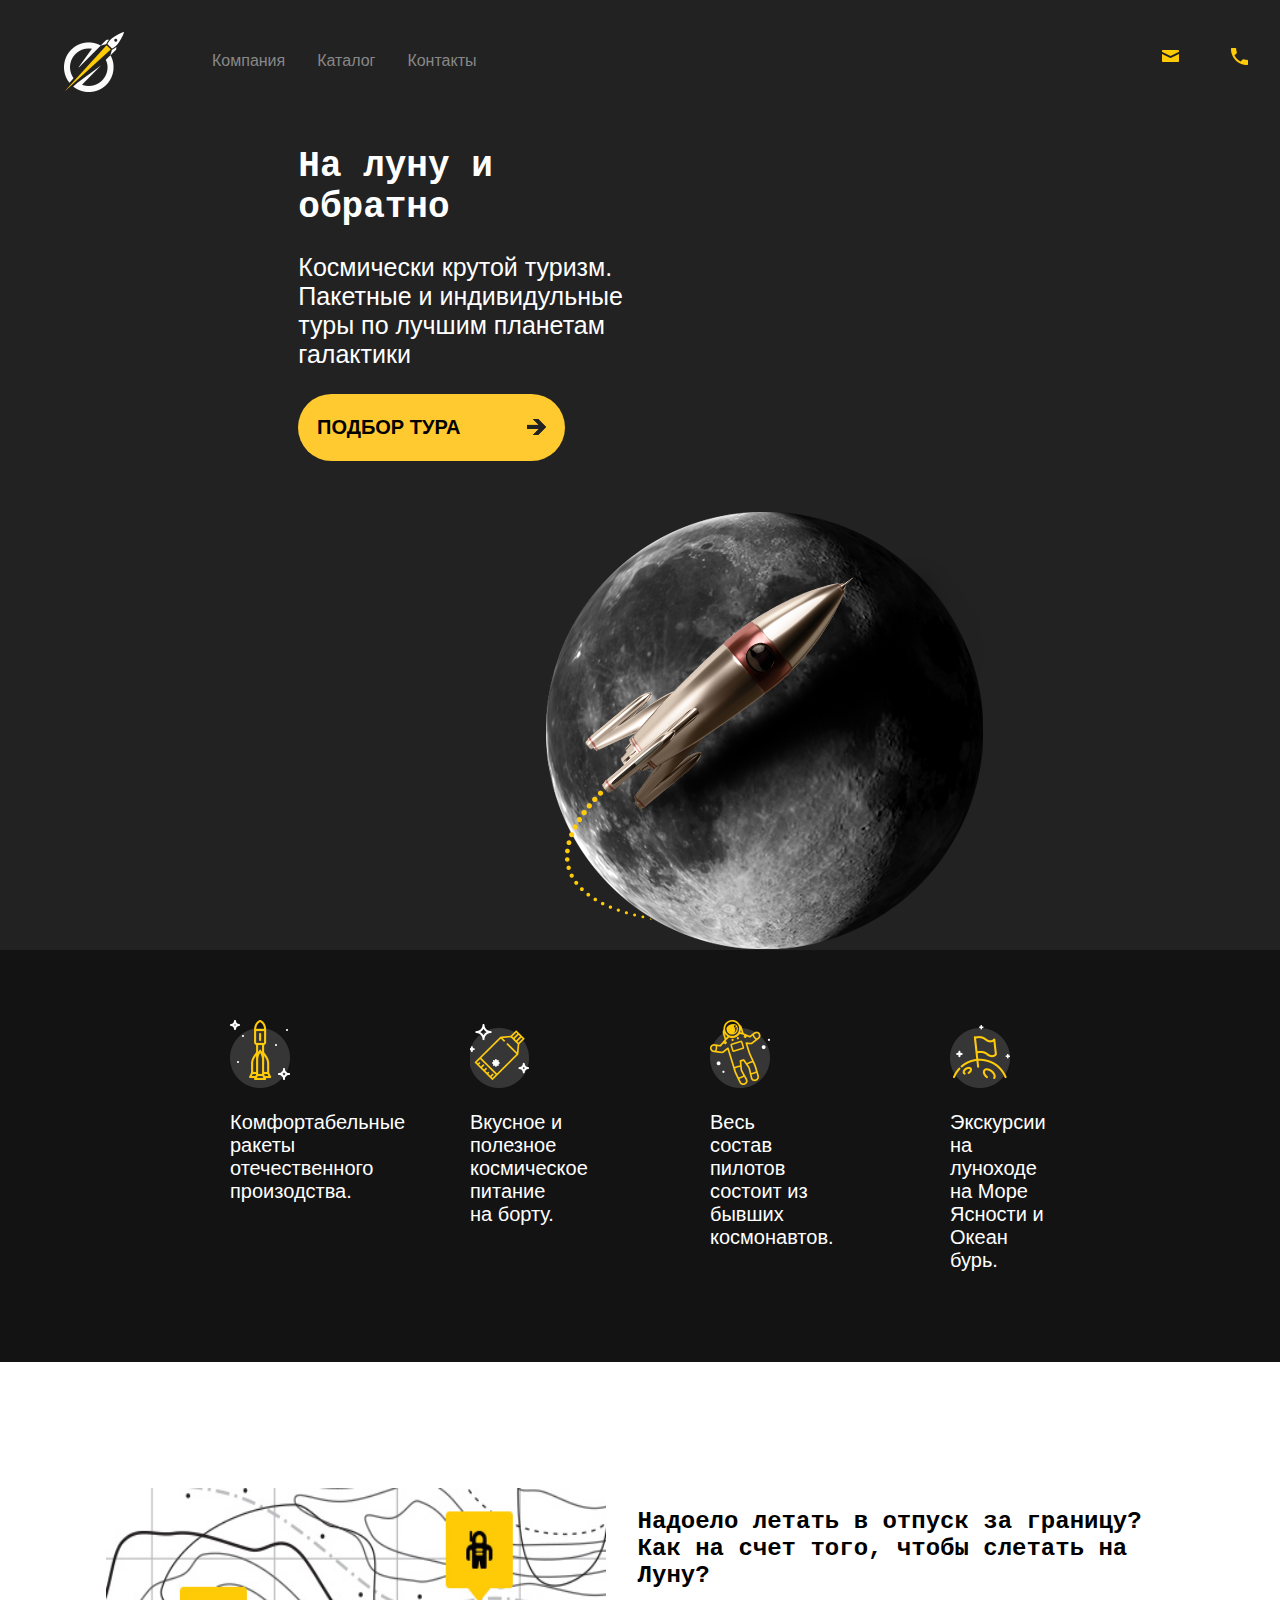
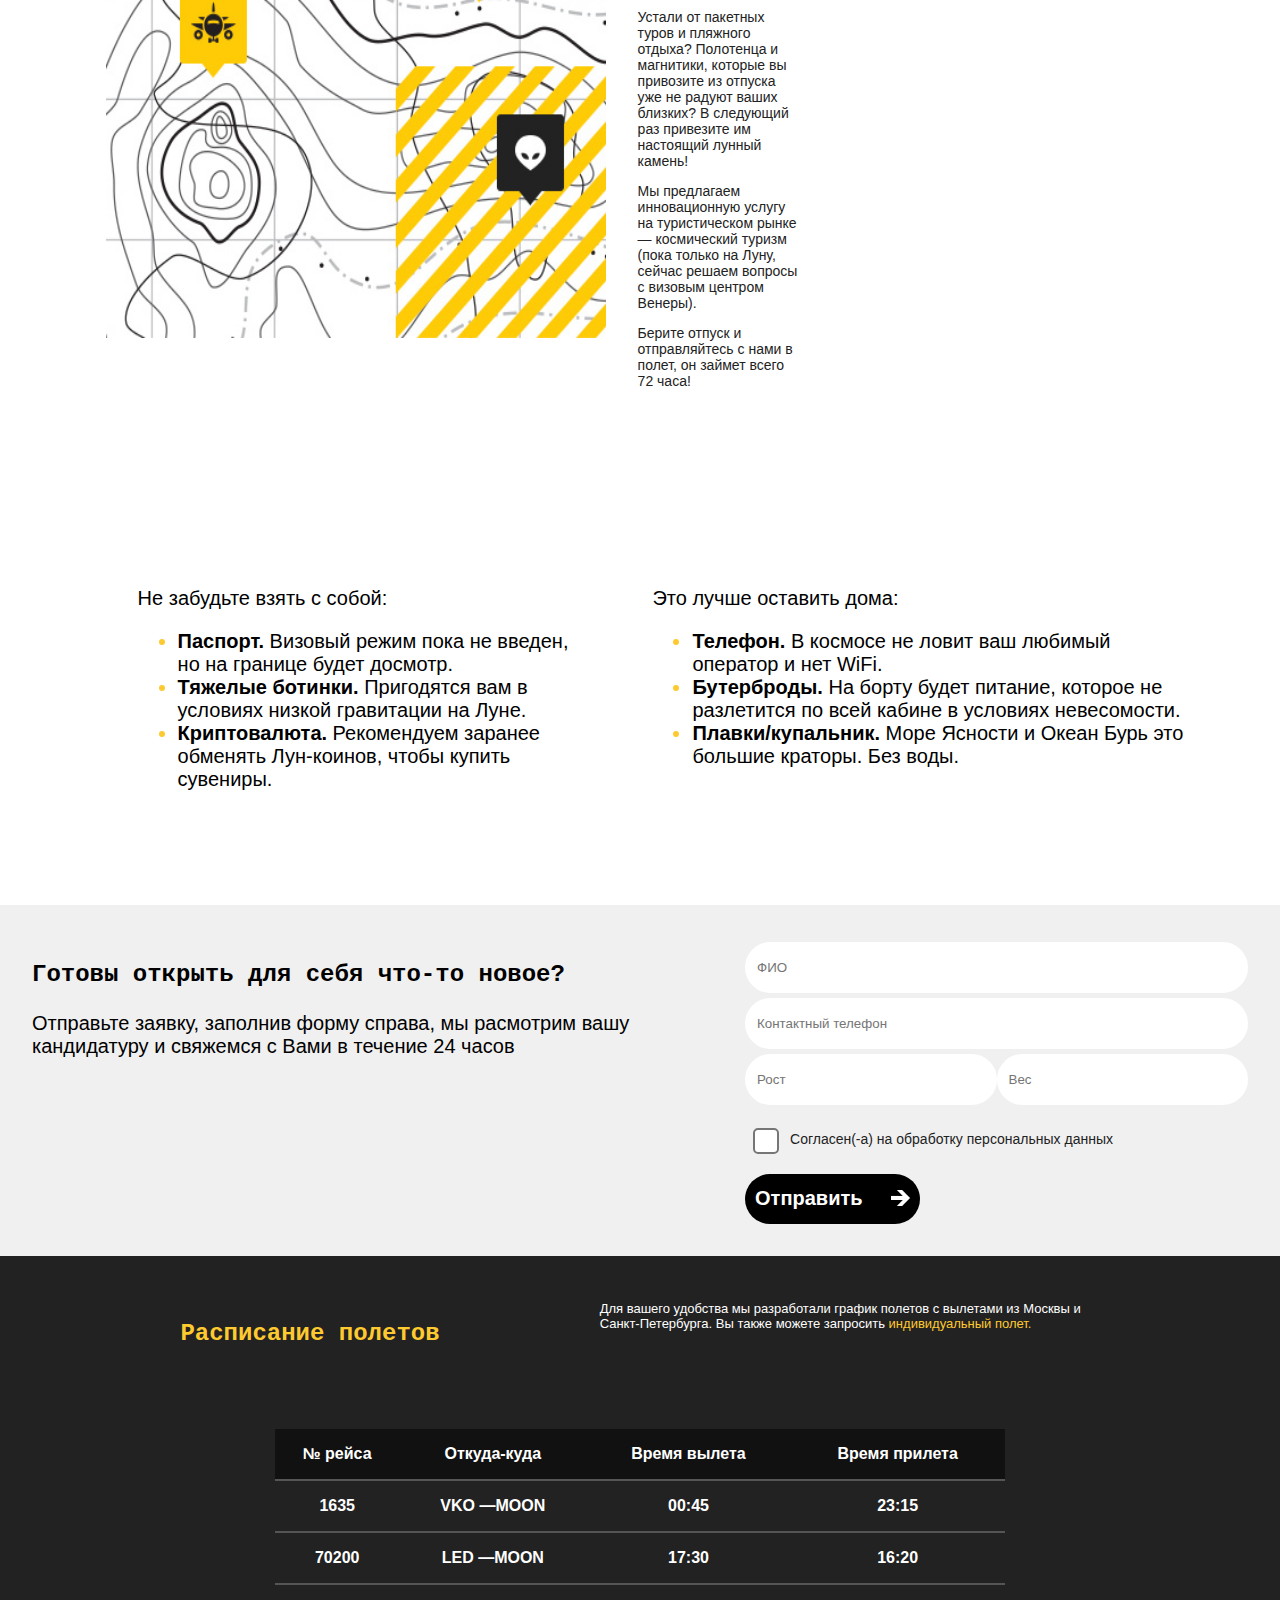
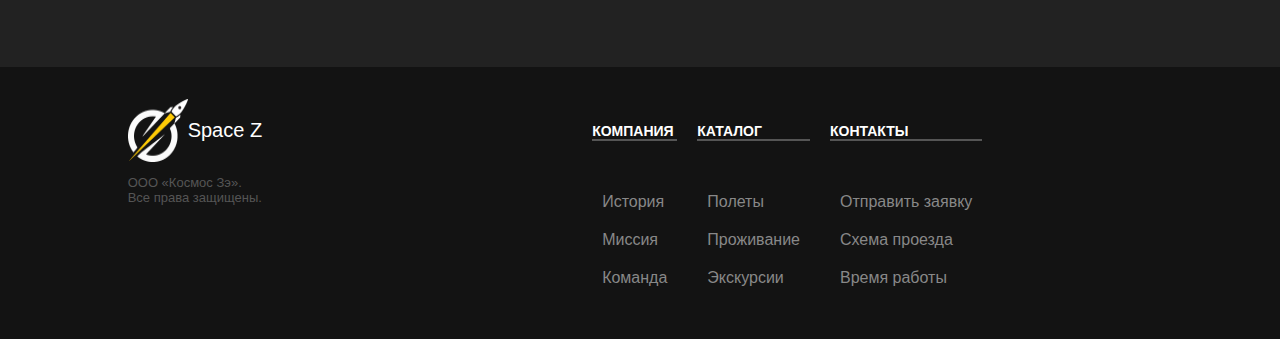
<file: index.html>
<!--Войтенко Денис 9А-->
<!DOCTYPE html>
<html lang="ru">
    <head>
        <meta charset="UTF-8"/>
        <link rel="stylesheet" href="MainPage/style.css">
        <link rel="shortcut icon" href="img/logo.ico" type="image/x-icon">
        <title>SpaceZ</title>                
    </head>
    <body>
        <header>            
            <div class="navigation-panel">                
                <div style="margin-left: 5%; width: 10%;"><img src="../img/logo.png" alt="Logo"></div>                
                <nav class="navigation-panel" style="padding: 20px;" aria-label="NavElems">
                    <a href="">Компания</a>
                    <a href="">Каталог</a>
                    <a href="">Контакты</a>
                </nav>                                
                <div style="margin-left: auto;">
                    <ul aria-label="nav-elems" class="other-contacts">
                        <li><a style="margin-left: 10px;" href="mailto:email@email.rui"><img src="img/mail-icon.png" alt="mail-icon"></a></li>
                        <li><a style="margin-left: 20px;" href=""><img src="img/phone-icon.png" alt="phone-icon"></a></li>
                    </ul>
                </div>
            </div>            
        </header>
        <main>    
            <div class="intro-description">
                <div class="get-tour">
                    <div class="get-tour-text">
                        <h1>На луну и обратно</h1>
                        <p style="font-size: 25px; font-family: Verdana, Geneva, Tahoma, sans-serif;">Космически крутой туризм. Пакетные и индивидульные туры по лучшим планетам галактики</p>
                    </div>                                    
                    <button class="get-tour-button" id="GetTourButton">
                        <div style="align-self: center;"><p><strong>ПОДБОР ТУРА</strong></p></div>
                        <div class="intro-arrow"><img src="img/right-arrow-dark.png" alt="right-arrow"></div>
                    </button>                                                                                    
                </div>                
                <div class="rocket-image"></div>
            </div>
            <div class="advantages">
                <div class="advantages-div">
                    <div class="advantage-style">
                        <img src="img/advantage-icon-1.png" alt="rocket-icon">
                        <p>Комфортабельные ракеты отечественного произодства.</p>                    
                    </div>
                    <div class="advantage-style">
                        <img src="img/advantage-icon-2.png" alt="rocket-icon">
                        <p>Вкусное и полезное космическое питание на борту.</p>                    
                    </div>
                    <div class="advantage-style">
                        <img src="img/advantage-icon-3.png" alt="rocket-icon">
                        <p>Весь состав пилотов состоит из бывших космонавтов.</p>                    
                    </div>
                    <div class="advantage-style">
                        <img src="img/advantage-icon-4.png" alt="rocket-icon">
                        <p>Экскурсии на луноходе на Море Ясности и Океан бурь.</p>                    
                    </div>
                </div>                
            </div>          
            <div class="description">                
                <div class="description-of-tour" style="color: black;">
                    <div class="description-div">
                        <img src="img/map.jpg" alt="map" width="500" height="450" style="margin-top: 50px;">               
                        <div>
                            <h2>Надоело летать в отпуск за границу? Как на счет того, чтобы слетать на Луну?</h2>
                            <article style="width: 30%; margin: 0;">
                                <p>
                                    Устали от пакетных туров и пляжного отдыха? Полотенца
                                    и магнитики, которые вы привозите из отпуска уже
                                    не радуют ваших близких? В следующий раз привезите
                                    им настоящий лунный камень!                         
                                </p>
                                <p>
                                    Мы предлагаем инновационную услугу на туристическом
                                    рынке — космический туризм (пока только на Луну, сейчас
                                    решаем вопросы с визовым центром Венеры).                        
                                </p>
                                <p>
                                    Берите отпуск и отправляйтесь с нами в полет,
                                    он займет всего 72 часа!
                                </p>                        
                            </article>
                        </div>                  
                    </div>                    
                    <div class="lists-div">
                        <div>
                            <p>Не забудьте взять с собой:</p>
                            <ul>
                                <li><span><strong>Паспорт.</strong> Визовый режим пока не введен, но на границе будет досмотр.</span></li>
                                <li><span><strong>Тяжелые ботинки.</strong> Пригодятся вам в условиях низкой гравитации на Луне.</span></li>
                                <li><span><strong>Криптовалюта.</strong> Рекомендуем заранее обменять Лун-коинов, чтобы купить сувениры.</span></li>
                            </ul>
                        </div>  
                        <div>
                            <p>Это лучше оставить дома:</p>
                            <ul>
                                <li><span><strong>Телефон.</strong> В космосе не ловит ваш любимый оператор и нет WiFi.</span></li>
                                <li><span><strong>Бутерброды.</strong> На борту будет питание, которое не разлетится по всей кабине в условиях невесомости.</span></li>
                                <li><span><strong>Плавки/купальник.</strong> Море Ясности и Океан Бурь это большие краторы. Без воды.</span></li>
                            </ul>
                        </div>              
                    </div>                                                          
                </div>   
            </div>                                           
            <div class="send-request-of-tour">
                <div>
                    <h3 style="font-size: 24px;">Готовы открыть для себя что-то новое?</h3>
                    <p>Отправьте заявку, заполнив форму справа, мы расмотрим вашу кандидатуру и свяжемся с Вами в течение 24 часов</p>
                </div>                
                <div id="request-form" class="request-form">  <!--Можно помять на form-->                           
                    <input type="text" placeholder="ФИО">
                    <input type="tel" pattern="[0-9]{3}-[0-9]{3}-[0-9]{4}" placeholder="Контактный телефон" required>
                    <div class="heigth-weigth-input-box">
                        <input type="number" placeholder="Рост">
                        <input type="number" placeholder="Вес">
                    </div>
                    <div class="confirm-personal-data">
                        <input style="zoom: 2;" type="checkbox" id="ConfirmPersonalData">
                        <p id='text-of-confirm'>Согласен(-а) на обработку персональных данных</p>
                    </div>                    
                    <button class="send-confirm">
                        <div style="align-self: center;"><p style="margin: 0;"><strong>Отправить</strong></p></div>
                        <div style="align-self: center; margin-left: auto;"><img src="../img/right-arrow-white.png" alt="right-arrow"></div>
                    </button>                                            
                </div>
            </div>
            <div class="table-of-flights">
                <div><h4>Расписание полетов</h4></div>
                <div style="margin-left: 10em; width: 500px;">
                    <p style="font-size: 13px;">
                        Для вашего удобства мы разработали график полетов
                        с вылетами из Москвы и Санкт-Петербурга. Вы также можете
                        запросить <a href="">индивидуальный полет.</a>
                    </p>
                </div>                                                            
                <table style="margin: 50px;">
                    <caption></caption>
                    <thead>
                        <th scope="col">№ рейса</th>                        
                        <th scope="col">Откуда-куда</th>
                        <th scope="col">Время вылета</th>
                        <th scope="col">Время прилета</th>
                    </thead>
                    <tbody>
                        <tr>
                            <th scope="row">1635</th>
                            <th scope="row">VKO —MOON</th>
                            <th scope="row">00:45</th>
                            <th scope="row">23:15</th>
                        </tr>
                        <tr>
                            <th scope="row">70200</th>
                            <th scope="row">LED —MOON</th>
                            <th scope="row">17:30</th>
                            <th scope="row">16:20</th>
                        </tr>
                    </tbody>
                </table>
            </div>
        </main>
        <footer>
            <div class="logo-with-copyright">
                <div class="logo-with-name">
                    <img src="img/logo.png" alt="logo">
                    <p>Space Z</p>
                </div>
                <div class="copyright"><p> ООО «Космос Зэ». <br> Все права защищены.</p></div>
            </div>            
            <div class="footer-navigation-panel">
                <nav aria-label="company">
                    <p><strong>КОМПАНИЯ</strong></p>
                    <a href="">История</a>
                    <a href="">Миссия</a>
                    <a href="">Команда</a>                
                </nav>
                <nav aria-label="catalog">
                    <p><strong>КАТАЛОГ</strong></p>
                    <a href="">Полеты</a>
                    <a href="">Проживание</a>
                    <a href="">Экскурсии</a>                
                </nav>
                <nav aria-label="contacts">
                    <p><strong>КОНТАКТЫ</strong></p>
                    <a href="#request-form">Отправить заявку</a>
                    <a href="">Схема проезда</a>
                    <a href="">Время работы</a>                
                </nav>
            </div>            
        </footer>
        <script src="MainPage/Scripts/InputsAnimation.js"></script>   
        <script src="MainPage/Scripts/FormScript.js"></script>
        <script src="MainPage/Scripts/IntroButtonAnimation.js"></script>
    </body>    
</html>
</file>
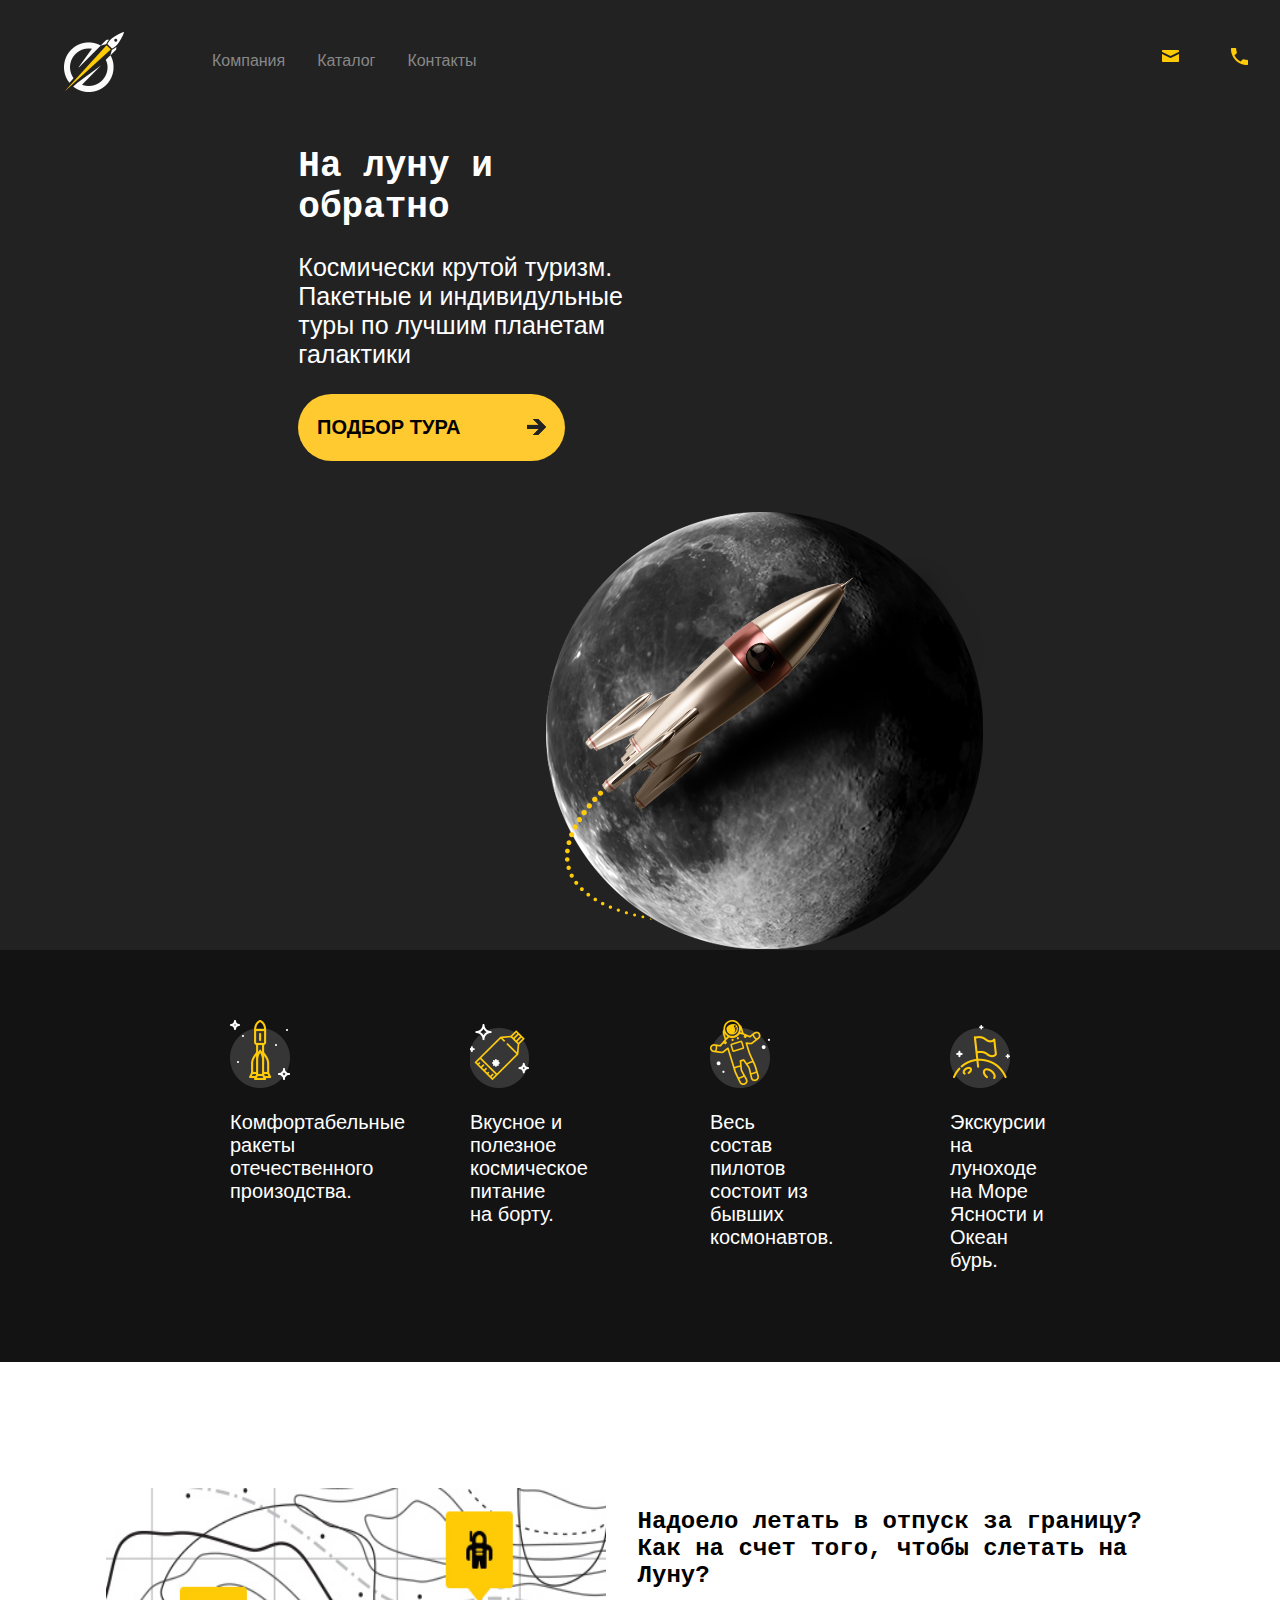
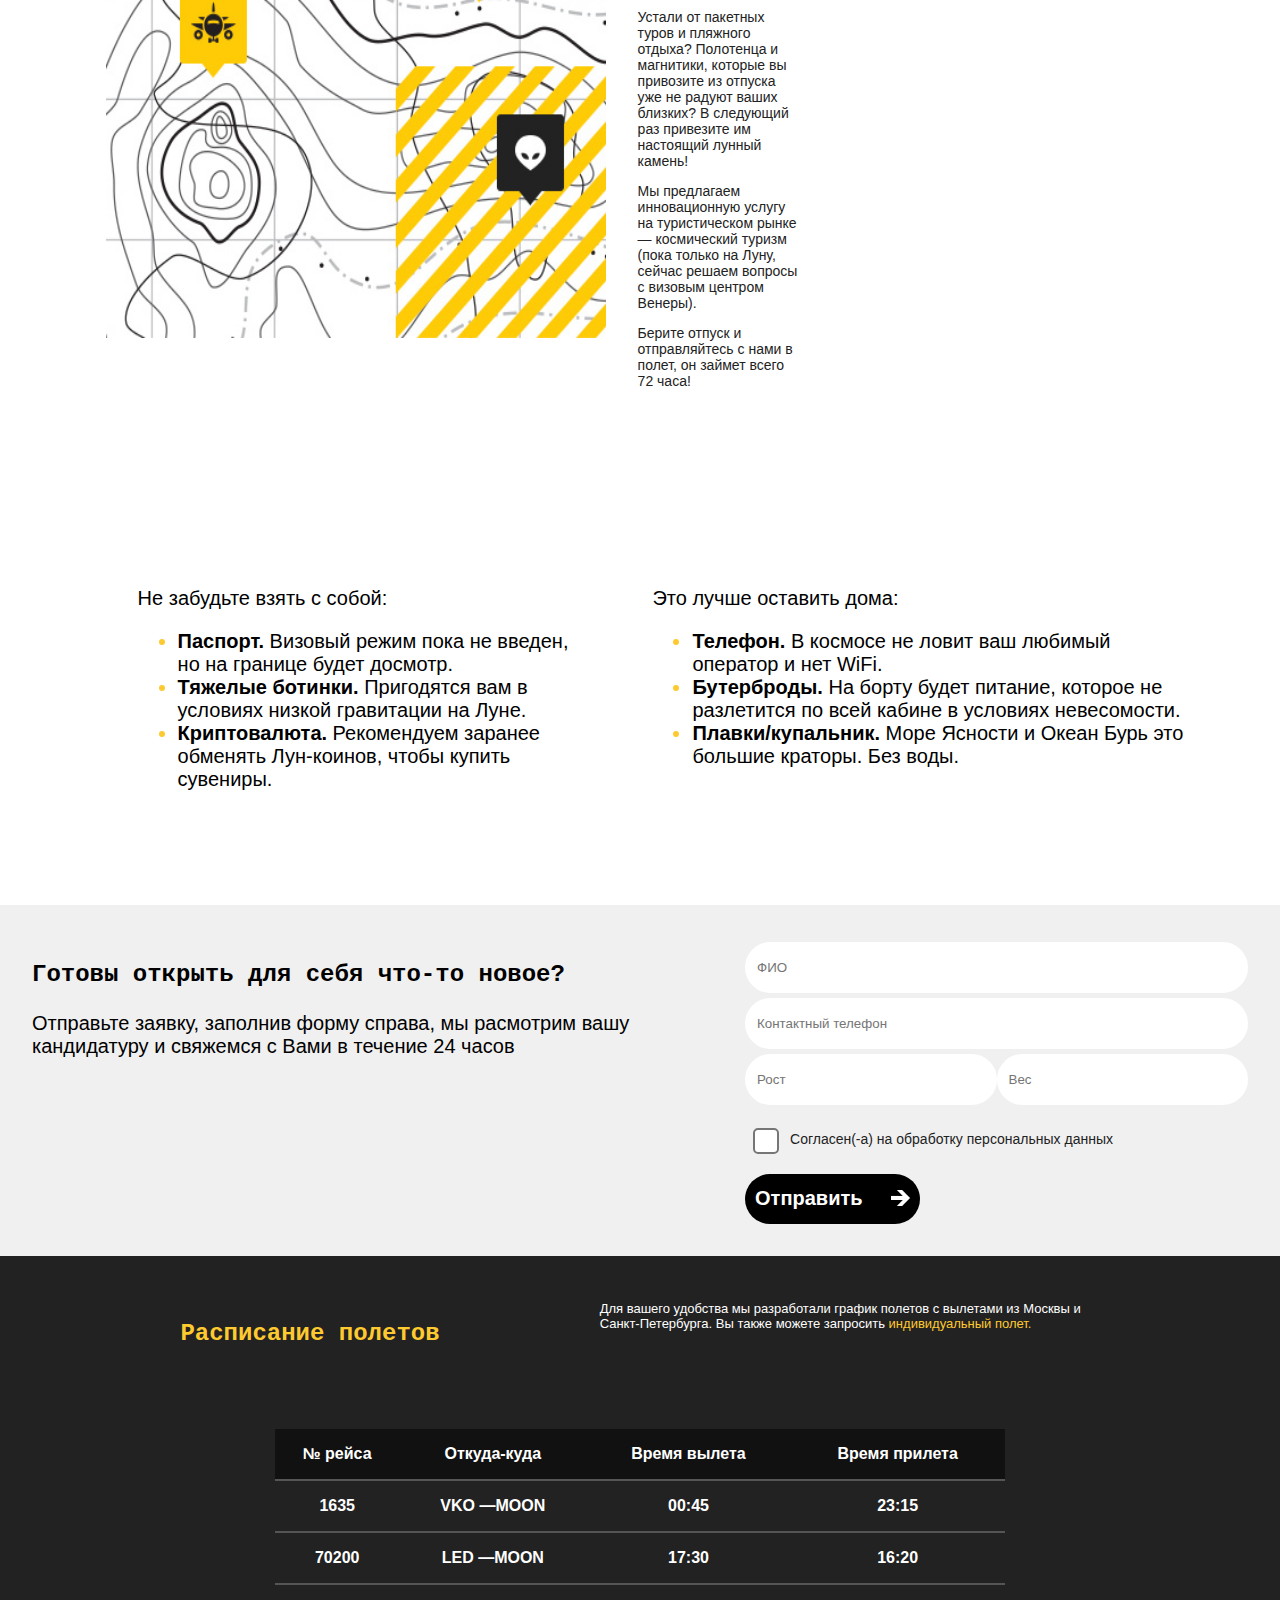
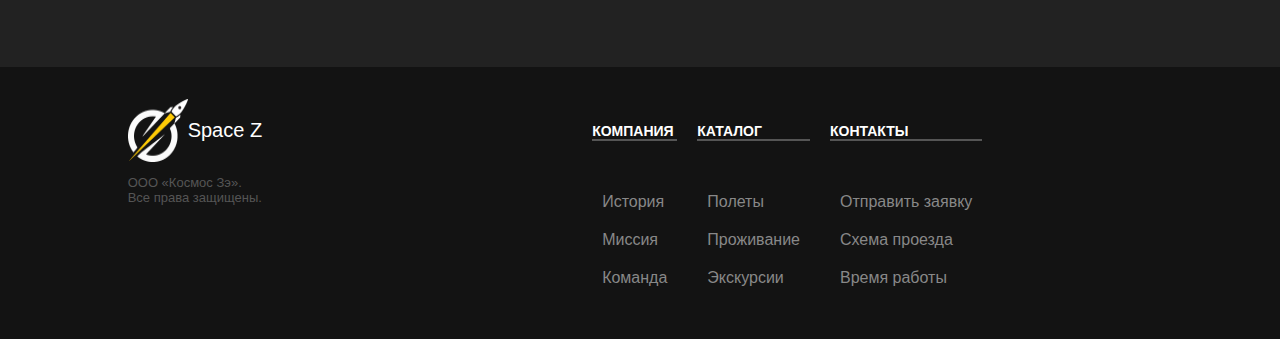
<file: MainPage/index.html>
<!--Войтенко Денис 9А-->
<!DOCTYPE html>
<html lang="ru">
    <head>
        <meta charset="UTF-8"/>
        <link rel="stylesheet" href="style.css">
        <link rel="shortcut icon" href="../img/logo.ico" type="image/x-icon">
        <title>SpaceZ</title>                
    </head>
    <body>
        <header>            
            <div class="navigation-panel">                
                <div style="margin-left: 5%; width: 10%;"><img src="../img/logo.png" alt="Logo"></div>                
                <nav class="navigation-panel" style="padding: 20px;" aria-label="NavElems">
                    <a href="">Компания</a>
                    <a href="">Каталог</a>
                    <a href="">Контакты</a>
                </nav>                                
                <div style="margin-left: auto;">
                    <ul aria-label="nav-elems" class="other-contacts">
                        <li><a style="margin-left: 10px;" href="mailto:email@email.rui"><img src="../img/mail-icon.png" alt="mail-icon"></a></li>
                        <li><a style="margin-left: 20px;" href=""><img src="../img/phone-icon.png" alt="phone-icon"></a></li>
                    </ul>
                </div>
            </div>            
        </header>
        <main>    
            <div class="intro-description">
                <div class="get-tour">
                    <div class="get-tour-text">
                        <h1>На луну и обратно</h1>
                        <p style="font-size: 25px; font-family: Verdana, Geneva, Tahoma, sans-serif;">Космически крутой туризм. Пакетные и индивидульные туры по лучшим планетам галактики</p>
                    </div>                                    
                    <button class="get-tour-button" id="GetTourButton">
                        <div style="align-self: center;"><p><strong>ПОДБОР ТУРА</strong></p></div>
                        <div class="intro-arrow"><img src="../img/right-arrow-dark.png" alt="right-arrow"></div>
                    </button>                                                                                    
                </div>                
                <div class="rocket-image"></div>
            </div>
            <div class="advantages">
                <div class="advantages-div">
                    <div class="advantage-style">
                        <img src="../img/advantage-icon-1.png" alt="rocket-icon">
                        <p>Комфортабельные ракеты отечественного произодства.</p>                    
                    </div>
                    <div class="advantage-style">
                        <img src="../img/advantage-icon-2.png" alt="rocket-icon">
                        <p>Вкусное и полезное космическое питание на борту.</p>                    
                    </div>
                    <div class="advantage-style">
                        <img src="../img/advantage-icon-3.png" alt="rocket-icon">
                        <p>Весь состав пилотов состоит из бывших космонавтов.</p>                    
                    </div>
                    <div class="advantage-style">
                        <img src="../img/advantage-icon-4.png" alt="rocket-icon">
                        <p>Экскурсии на луноходе на Море Ясности и Океан бурь.</p>                    
                    </div>
                </div>                
            </div>          
            <div class="description">                
                <div class="description-of-tour" style="color: black;">
                    <div class="description-div">
                        <img src="../img/map.jpg" alt="map" width="500" height="450" style="margin-top: 50px;">               
                        <div>
                            <h2>Надоело летать в отпуск за границу? Как на счет того, чтобы слетать на Луну?</h2>
                            <article style="width: 30%; margin: 0;">
                                <p>
                                    Устали от пакетных туров и пляжного отдыха? Полотенца
                                    и магнитики, которые вы привозите из отпуска уже
                                    не радуют ваших близких? В следующий раз привезите
                                    им настоящий лунный камень!                         
                                </p>
                                <p>
                                    Мы предлагаем инновационную услугу на туристическом
                                    рынке — космический туризм (пока только на Луну, сейчас
                                    решаем вопросы с визовым центром Венеры).                        
                                </p>
                                <p>
                                    Берите отпуск и отправляйтесь с нами в полет,
                                    он займет всего 72 часа!
                                </p>                        
                            </article>
                        </div>                  
                    </div>                    
                    <div class="lists-div">
                        <div>
                            <p>Не забудьте взять с собой:</p>
                            <ul>
                                <li><span><strong>Паспорт.</strong> Визовый режим пока не введен, но на границе будет досмотр.</span></li>
                                <li><span><strong>Тяжелые ботинки.</strong> Пригодятся вам в условиях низкой гравитации на Луне.</span></li>
                                <li><span><strong>Криптовалюта.</strong> Рекомендуем заранее обменять Лун-коинов, чтобы купить сувениры.</span></li>
                            </ul>
                        </div>  
                        <div>
                            <p>Это лучше оставить дома:</p>
                            <ul>
                                <li><span><strong>Телефон.</strong> В космосе не ловит ваш любимый оператор и нет WiFi.</span></li>
                                <li><span><strong>Бутерброды.</strong> На борту будет питание, которое не разлетится по всей кабине в условиях невесомости.</span></li>
                                <li><span><strong>Плавки/купальник.</strong> Море Ясности и Океан Бурь это большие краторы. Без воды.</span></li>
                            </ul>
                        </div>              
                    </div>                                                          
                </div>   
            </div>                                           
            <div class="send-request-of-tour">
                <div>
                    <h3 style="font-size: 24px;">Готовы открыть для себя что-то новое?</h3>
                    <p>Отправьте заявку, заполнив форму справа, мы расмотрим вашу кандидатуру и свяжемся с Вами в течение 24 часов</p>
                </div>                
                <div id="request-form" class="request-form">  <!--Можно помять на form-->                           
                    <input type="text" placeholder="ФИО">
                    <input type="tel" pattern="[0-9]{3}-[0-9]{3}-[0-9]{4}" placeholder="Контактный телефон" required>
                    <div class="heigth-weigth-input-box">
                        <input type="number" placeholder="Рост">
                        <input type="number" placeholder="Вес">
                    </div>
                    <div class="confirm-personal-data">
                        <input style="zoom: 2;" type="checkbox" id="ConfirmPersonalData" onchange="CheckedValueChanged()">
                        <p id='text-of-confirm'>Согласен(-а) на обработку персональных данных</p>
                    </div>                    
                    <button class="send-confirm">
                        <div style="align-self: center;"><p style="margin: 0;"><strong>Отправить</strong></p></div>
                        <div style="align-self: center; margin-left: auto;"><img src="../img/right-arrow-white.png" alt="right-arrow"></div>
                    </button>                                            
                </div>
            </div>
            <div class="table-of-flights">
                <div><h4>Расписание полетов</h4></div>
                <div style="margin-left: 10em; width: 500px;">
                    <p style="font-size: 13px;">
                        Для вашего удобства мы разработали график полетов
                        с вылетами из Москвы и Санкт-Петербурга. Вы также можете
                        запросить <a href="">индивидуальный полет.</a>
                    </p>
                </div>                                                            
                <table style="margin: 50px;">
                    <caption></caption>
                    <thead>
                        <th scope="col">№ рейса</th>                        
                        <th scope="col">Откуда-куда</th>
                        <th scope="col">Время вылета</th>
                        <th scope="col">Время прилета</th>
                    </thead>
                    <tbody>
                        <tr>
                            <th scope="row">1635</th>
                            <th scope="row">VKO —MOON</th>
                            <th scope="row">00:45</th>
                            <th scope="row">23:15</th>
                        </tr>
                        <tr>
                            <th scope="row">70200</th>
                            <th scope="row">LED —MOON</th>
                            <th scope="row">17:30</th>
                            <th scope="row">16:20</th>
                        </tr>
                    </tbody>
                </table>
            </div>
        </main>
        <footer>
            <div class="logo-with-copyright">
                <div class="logo-with-name">
                    <img src="../img/logo.png" alt="logo">
                    <p>Space Z</p>
                </div>
                <div class="copyright"><p> ООО «Космос Зэ». <br> Все права защищены.</p></div>
            </div>            
            <div class="footer-navigation-panel">
                <nav aria-label="company">
                    <p><strong>КОМПАНИЯ</strong></p>
                    <a href="">История</a>
                    <a href="">Миссия</a>
                    <a href="">Команда</a>                
                </nav>
                <nav aria-label="catalog">
                    <p><strong>КАТАЛОГ</strong></p>
                    <a href="">Полеты</a>
                    <a href="">Проживание</a>
                    <a href="">Экскурсии</a>                
                </nav>
                <nav aria-label="contacts">
                    <p><strong>КОНТАКТЫ</strong></p>
                    <a href="#request-form">Отправить заявку</a>
                    <a href="">Схема проезда</a>
                    <a href="">Время работы</a>                
                </nav>
            </div>            
        </footer>
        <script src="Scripts/InputsAnimation.js"></script>   
        <script src="Scripts/FormScript.js"></script>
        <script src="Scripts/IntroButtonAnimation.js"></script>
    </body>    
</html>
</file>
<file: MainPage/style.css>
/*Войтенко Денис 9А*/
body {
  font-family: Verdana, Geneva, Tahoma, sans-serif;
  padding: 0;
  margin: 0;
  color: #ffffff;
  overflow: scroll;
  overflow-x: hidden;
}

li {
  color: #feca30;
}

li span {
  color: black;
}

button {
  cursor: pointer;
}

h1,
h2,
h3,
h4 {
  font-family: "Courier New", Courier, monospace;
}

h4 {
  color: #feca30;
  font-size: 24px;
}

article p {
  color: #222222;
  font-size: 14px;
}

header {
  background-color: #222222;
}

footer {
  background-color: #131313;
  display: flex;
  flex-direction: row;
  justify-content: center;
  padding: 2em;
}

footer nav {
  display: flex;
  flex-direction: column;
}

footer div {
  margin-right: 10em;
}

a {
  transition: color 0.3s;
  font-family: Arial, Helvetica, sans-serif;
  color: #888888;
  text-decoration: none;
  margin-right: 2em;
  margin-bottom: 2em;
}

table {
  width: 60%;
  border-spacing: 0;
}

th {
  border-bottom: 2px solid #555555;
  height: 3em;
}

thead {
  background-color: #111111;
}

input {
  color: #222222;
  padding: 2%;
  border: 2px solid white;
  border-radius: 50em;
  outline: none;
}

input::-webkit-outer-spin-button,
input::-webkit-inner-spin-button {
  -webkit-appearance: none;
  margin: 0;
}

.navigation-panel {
  padding-top: 2em;
  display: flex;
  justify-content: flex-start;
  flex-direction: row;
}

.navigation-panel {
  transition: color 0.3s;
  color: #888888;
}

.navigation-panel :hover {
  transition: color 0.3s;
  color: white;
}

.other-contacts {
  text-align: end;
}

.lists-div {
  display: flex;
  flex-direction: row;
}

.intro-description {
  display: flex;
  justify-content: center;
  flex-wrap: wrap;
  align-items: center;
  background-color: #222222;
  padding-left: 250px;
}

.intro-arrow {
  align-self: center;
  margin-left: auto;
  width: 19px;
  height: 16px;
  background-image: url("/img/right-arrow-dark.png");
}

.get-tour {
  display: flex;
  flex-direction: column;
  margin-bottom: 5%;
}

.get-tour-button {
  padding: 2%;
  display: flex;
  flex-direction: row !important;
  color: black;
  width: 20em;
  height: 5em;
  background-color: #feca30;
  border-radius: 10em;
  border: none;
  outline: none;
  margin-right: 50em;
}

.get-tour-text {
  width: 350px;
  font-size: large;
}

.advantages {
  background-color: #131313;
}

.advantages-div {
  position: relative;
  display: flex;
  flex-direction: row;
  justify-content: center;
  animation: advantages-anim 2s alternate ease-out;
  animation-fill-mode: forwards;
}

.advantage-style {
  font-size: 14px;
  margin: 5em;
  width: 100px;
}

.description-of-tour {
  display: flex;
  flex-direction: row;
  justify-content: left;
  flex-wrap: wrap;
  margin-left: 3em;
}

.description-of-tour ul,
p {
  font-size: 20px;
}

.description-of-tour div {
  margin: 2em;
  margin-top: 50px;
}

.send-confirm {
  display: flex;
  justify-content: center;
  flex-direction: row !important;
  color: white;
  width: 35em;
  height: 10em;
  background-color: black;
  border-radius: 10em;
  border: none;
  outline: none;
  margin-right: 50em;
  font-size: 5px;
  padding: 2%;
}

.send-request-of-tour {
  color: black;
  display: flex;
  flex-direction: row;
  justify-content: center;
  background-color: #f0f0f0;
  margin-top: 5px;
  padding: 2em;
}

.send-request-of-tour p {
  margin-right: 10px;
}

.request-form input {
  height: 2em;
  margin-top: 5px;
}

.request-form {
  display: flex;
  flex-direction: column;
  width: 50em;
  margin-left: 2%;
}

.heigth-weigth-input-box input {
  width: 50%;
}

.heigth-weigth-input-box {
  width: 100%;
  display: flex;
  flex-direction: row;
  flex-wrap: nowrap;
  justify-content: space-between;
}

.confirm-personal-data {
  display: flex;
  flex-direction: row;
}

.confirm-personal-data p {
  margin-left: 1%;
  margin-top: auto;
  margin-bottom: auto;
  color: #222222;
  font-size: 14px;
}

.table-of-flights {
  background-color: #222222;
  display: flex;
  justify-content: center;
  flex-direction: row;
  flex-wrap: wrap;
  padding: 2em;
}

.table-of-flights a {
  color: #feca30 !important;
  text-decoration: none;
}

.logo-with-name {
  display: flex;
  flex-direction: row;
}

.copyright p {
  font-size: 13px;
  color: #555555;
}

.footer-navigation-panel {
  display: flex;
  flex-direction: row;
}

.footer-navigation-panel :hover {
  transition: color 0.3s;
  color: white;
}

.footer-navigation-panel nav {
  margin: 10px;
}

.footer-navigation-panel nav p {
  font-size: 14px;
  border-bottom: 2px solid #555555 !important;
  margin-bottom: 3em;
}

.footer-navigation-panel nav a {
  color: #888888;
  margin: 10px !important;
}

.description {
  display: flex;
  justify-content: center;
  flex-direction: column;
  padding: 2%;
}

.rocket-image {
  background-image: url("../img/moon-rocket.png");
  background-repeat: no-repeat;
  width: 438px;
  height: 438px;
  animation: moon-rocket-image-anim 2s alternate;
  animation-fill-mode: forwards;
}

.other-contacts {
  display: flex;
  flex-direction: row;
}

.other-contacts li {
  list-style-type: none;
}

.description-div {
  display: flex;
  justify-content: space-between;
}

@keyframes moon-rocket-image-anim {
  from {
    opacity: 0;
  }
  to {
    opacity: 1;
  }
}

@keyframes advantages-anim {
  from {
    right: -100%;
  }
  to {
    right: 0%;
  }
}
</file>
